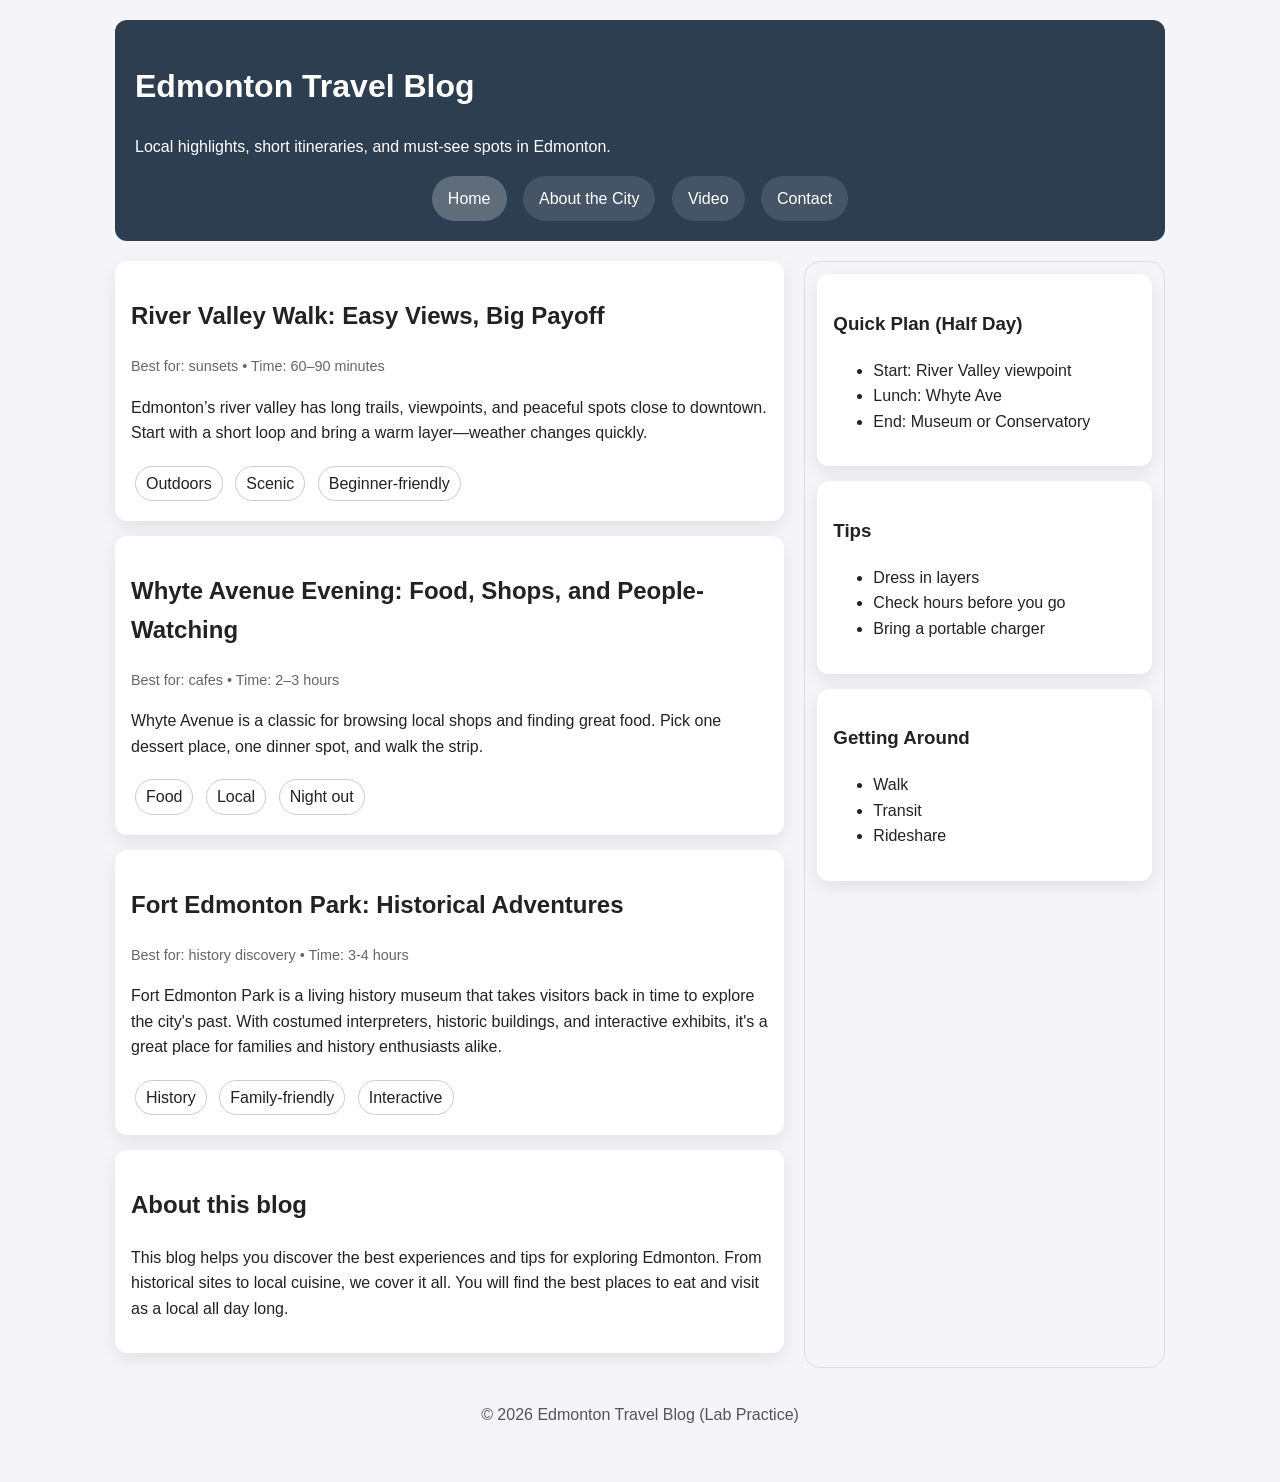
<file: index.html>
<!DOCTYPE html>
<html lang="en">

<head>
    <!-- Character encoding -->
    <meta charset="UTF-8" />
    <!-- Responsive scaling for mobile -->
    <meta name="viewport" content="width=device-width, initial-scale=1" />
    <title>Edmonton Travel Blog | Home</title>
    <!-- All pages share ONE stylesheet -->
    <link rel="stylesheet" href="style.css" />
</head>

<body>
    <!-- Container centers the site and controls max-width -->
    <div class="container">
        <header class="site-header">
            <h1>Edmonton Travel Blog</h1>
            <p>Local highlights, short itineraries, and must-see spots in Edmonton.</p>
            <!-- Navigation is a list; CSS will turn it into a nav bar -->
            <nav class="site-nav">
                <ul>
                    <li><a class="active" href="index.html">Home</a></li>
                    <li><a href="city.html">About the City</a></li>
                    <li><a href="video.html">Video</a></li>
                    <li><a href="contact.html">Contact</a></li>
                </ul>
            </nav>
        </header>
        <!-- Two-column layout: main content + sidebar -->
        <main class="layout">
            <section class="main">
                <article class="card">
                    <h2>River Valley Walk: Easy Views, Big Payoff</h2>
                    <div class="meta">Best for: sunsets • Time: 60–90 minutes</div>
                    <p>
                        Edmonton’s river valley has long trails, viewpoints, and peaceful spots
                        close to downtown. Start with a short loop and bring a warm layer—weather
                        changes quickly.
                    </p>
                    <div class="tags">
                        
                        <span class="tag">Outdoors</span>
                        <span class="tag">Scenic</span>
                        <span class="tag">Beginner-friendly</span>
                    </div>
                </article>
                <article class="card">
                    <h2>Whyte Avenue Evening: Food, Shops, and People-Watching</h2>
                    <div class="meta">Best for: cafes • Time: 2–3 hours</div>
                    <p>
                        Whyte Avenue is a classic for browsing local shops and finding great food.
                        Pick one dessert place, one dinner spot, and walk the strip.
                    </p>
                    <div class="tags">
                        <span class="tag">Food</span>
                        <span class="tag">Local</span>
                        <span class="tag">Night out</span>
                    </div>
                </article>

                <!-- TODO (HTML #1):
 Add ONE more blog post as <article class="card"> with:
 - a place in Edmonton (example: Muttart Conservatory, Fort Edmonton Park,
 Royal Alberta Museum)
 - a <div class="meta"> line
 - at least TWO <span class="tag"> tags
 -->
                <article class="card">
                    <h2> Fort Edmonton Park: Historical Adventures</h2>
                    <div class="meta"> Best for: history discovery • Time: 3-4 hours</div>
                    <p>
                        Fort Edmonton Park is a living history museum that takes visitors back in time to explore the city's past. With costumed interpreters, historic buildings, and interactive exhibits, it's a great place for families and history enthusiasts alike.
                    </p>
                    <div class="tags">
                        <span class="tag">History</span>
                        <span class="tag">Family-friendly</span>
                        <span class="tag">Interactive</span>
                    </div>

                </article>

                <!-- TODO (HTML #2):
 Add another card at the bottom:
 - heading and 2–3 sentences describing what the blog is about
 -->
                <article class ="card">
                    <h2> About this blog</h2>
                    <p>
                        This blog helps you discover the best experiences and tips for exploring Edmonton. From historical sites to local cuisine, we cover it all. You will find the best places to eat and visit as a local all day long.
                    </p>
                </article>


            </section>
            <aside class="sidebar">
                <div class="card">
                    <h3>Quick Plan (Half Day)</h3>
                    <ul>
                        <li>Start: River Valley viewpoint</li>
                        <li>Lunch: Whyte Ave</li>
                        <li>End: Museum or Conservatory</li>
                    </ul>
                </div>
                <div class="card">
                    <h3>Tips</h3>
                    <ul>
                        <li>Dress in layers</li>
                        <li>Check hours before you go</li>
                        <li>Bring a portable charger</li>
                    </ul>
                </div>
                
                <!-- TODO (HTML #3):
 Add one more sidebar card:
 - Title: Getting Around
 - List with 2/3 items (walk, transit, rideshare, etc.)
 -->
                <div class="card">  
                    <h3>Getting Around</h3>
                    <ul>
                        <li>Walk</li>
                        <li>Transit</li>
                        <li>Rideshare</li>
                    </ul>
                </div>
            </aside>
        </main>
        <footer class="site-footer">
            <p>&copy; 2026 Edmonton Travel Blog (Lab Practice)</p>
        </footer>
    </div>
</body>

</html>
</file>
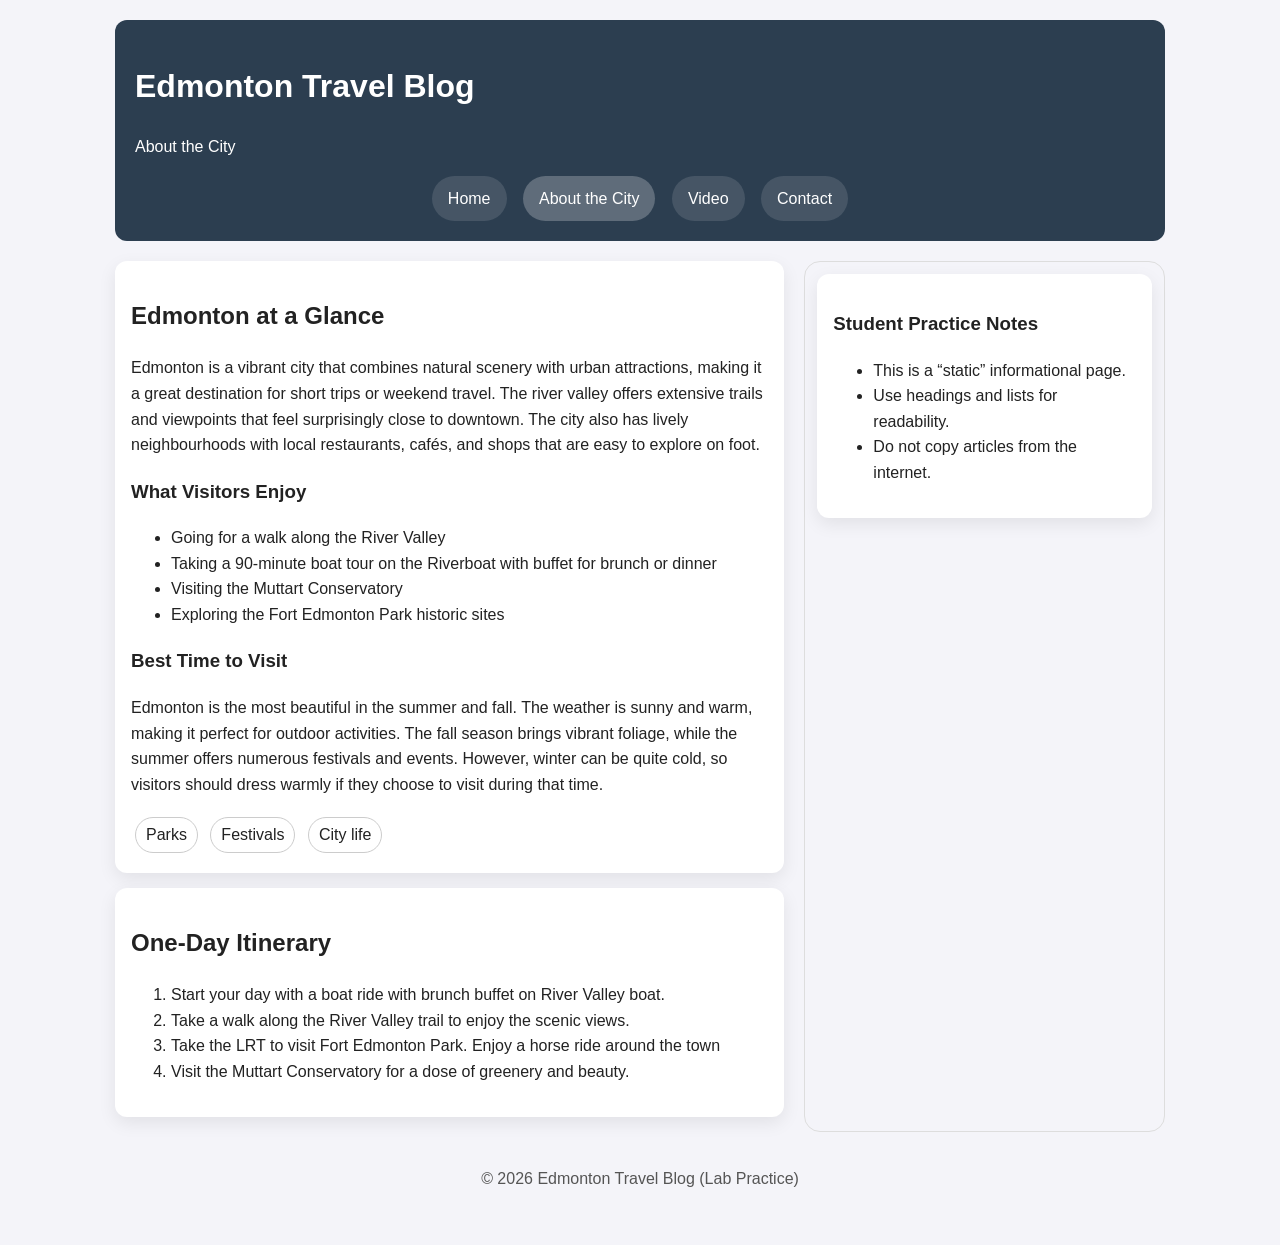
<file: city.html>
<!DOCTYPE html>
<html lang="en">

<head>
    <meta charset="UTF-8" />
    <meta name="viewport" content="width=device-width, initial-scale=1" />
    <title>Edmonton Travel Blog | About the City</title>
    <link rel="stylesheet" href="style.css" />
</head>

<body>
    <div class="container">
        <!-- TODO (HTML #4):
 HEADER SECTION (copy the same structure from index.html)
 1) Create a <header> with class="site-header"
 2) Add an <h1> for the site title: Edmonton Travel Blog
 3) Add a <p> that describes the current page (example: About the City)
 4) Add the navigation menu using <nav class="site-nav"> with a <ul> list
 - Each menu item is a <li> containing an <a> link
 - Use the SAME menu on every page for consistency
 - Only change which link has class="active" (the current page)
 -->
        <header class="site-header">
            <h1>Edmonton Travel Blog</h1>
            <p>About the City</p>
            <!-- Navigation is a list; CSS will turn it into a nav bar -->
            <nav class="site-nav">
                <ul>
                    <li><a href="index.html">Home</a></li>
                    <li><a class="active" href="city.html">About the City</a></li>
                    <li><a href="video.html">Video</a></li>
                    <li><a href="contact.html">Contact</a></li>
                </ul>
            </nav>
        </header>

        <main class="layout">
            <section class="main">
                <div class="card">
                    <h2>Edmonton at a Glance</h2>
                    <p>
                        Edmonton is a vibrant city that combines natural scenery with urban
                        attractions, making it a great destination for short trips or weekend
                        travel. The river valley offers extensive trails and viewpoints that
                        feel surprisingly close to downtown. The city also has lively
                        neighbourhoods with local restaurants, cafés, and shops that are easy
                        to explore on foot.
                    </p>
                    <h3>What Visitors Enjoy</h3>
                    <!-- TODO (HTML #5):
 Add a <ul> list with 4 items.
 -->
                    <ul>
                        <li>Going for a walk along the River Valley </li>
                        <li>Taking a 90-minute boat tour on the Riverboat with buffet for brunch or dinner </li>
                        <li>Visiting the Muttart Conservatory </li>
                        <li>Exploring the Fort Edmonton Park historic sites </li>
                    </ul>

                    <!-- TODO (HTML #6):
 Create a header stating “Best Time to Visit” and Write 2–4 sentences.-->

                    <h3>Best Time to Visit</h3>
                    <p> 
                        Edmonton is the most beautiful in the summer and fall. The weather is sunny and warm, making it perfect for outdoor activities. The fall season brings vibrant foliage, while the summer offers numerous festivals and events. However, winter can be quite cold, so visitors should dress warmly if they choose to visit during that time. 
                    </p>
                    <div class="tags">
                        <span class="tag">Parks</span>
                        <span class="tag">Festivals</span>
                        <span class="tag">City life</span>
                    </div>
                </div>
                <!-- TODO (HTML #7):
 Add a second card titled “One-Day Itinerary” containing an <ol> list with
 4 steps.
 -->
                <div class="card">
                    <h2>One-Day Itinerary</h2>
                    <ol>
                        <li>Start your day with a boat ride with brunch buffet on River Valley boat.</li>
                        <li>Take a walk along the River Valley trail to enjoy the scenic views.</li>
                        <li>Take the LRT to visit Fort Edmonton Park. Enjoy a horse ride around the town</li>
                        <li>Visit the Muttart Conservatory for a dose of greenery and beauty.</li>
                    </ol>
                </div>
                
            </section>
            <aside class="sidebar">
                <div class="card">
                    <h3>Student Practice Notes</h3>
                    <ul>
                        <li>This is a “static” informational page.</li>
                        <li>Use headings and lists for readability.</li>
                        <li>Do not copy articles from the internet.</li>
                    </ul>
                </div>
            </aside>
        </main>
        <footer class="site-footer">
            <p>&copy; 2026 Edmonton Travel Blog (Lab Practice)</p>
        </footer>
    </div>
</body>

</html>
</file>
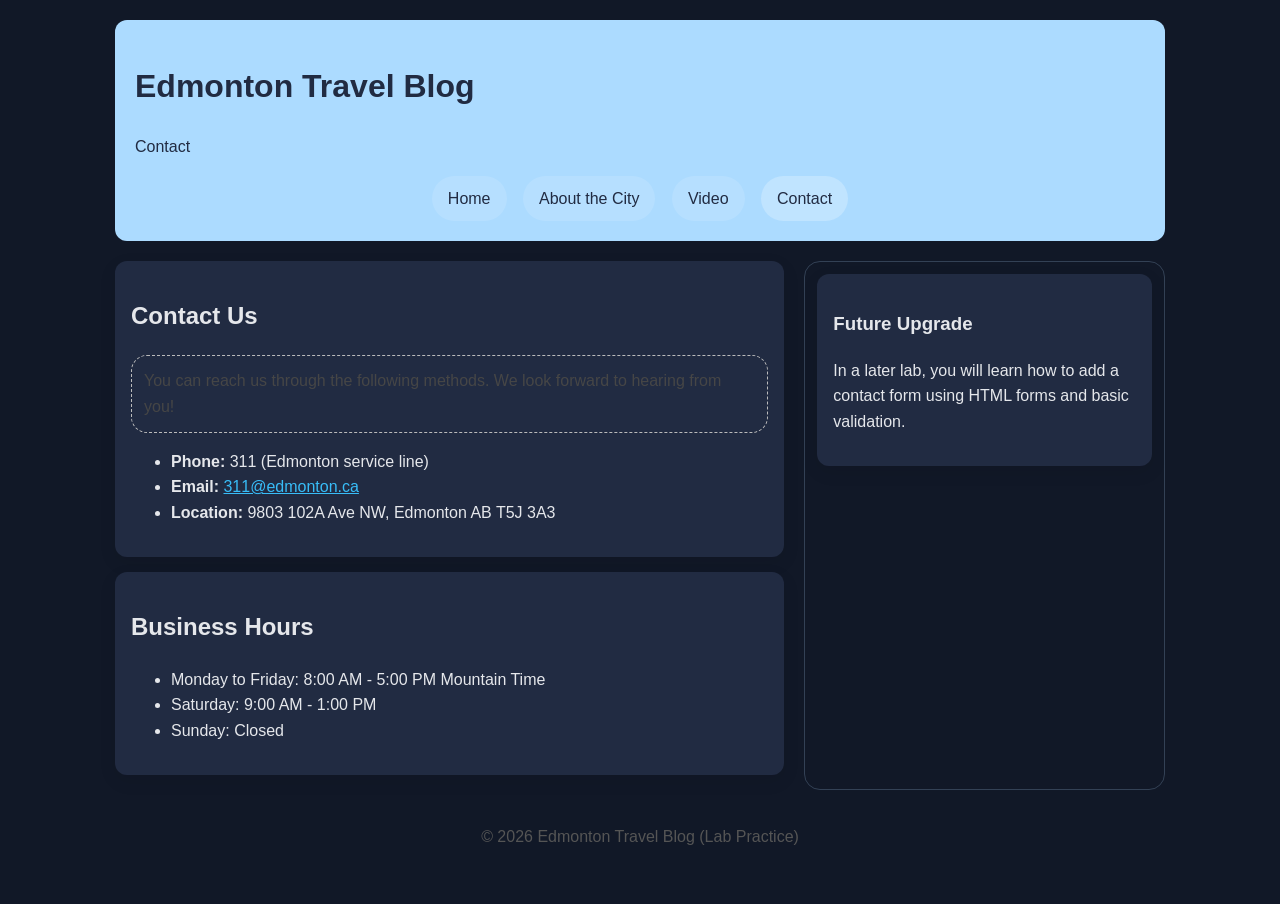
<file: contact.html>
<!DOCTYPE html>
<html lang="en">

<head>
    <meta charset="UTF-8" />
    <meta name="viewport" content="width=device-width, initial-scale=1" />
    <title>Edmonton Travel Blog | Contact</title>
    <link rel="stylesheet" href="style.css" />
</head>

<body class="theme-dark">
    <div class="container">
        <header class="site-header">
            <h1>Edmonton Travel Blog</h1>
            <p>Contact</p>
            <nav class="site-nav">
                <ul>
                    <li><a href="index.html">Home</a></li>
                    <li><a href="city.html">About the City</a></li>
                    <li><a href="video.html">Video</a></li>
                    <li><a class="active" href="contact.html">Contact</a></li>
                </ul>
            </nav>
        </header>
        <main class="layout">
            <section class="main">
                <div class="card">
                    <h2>Contact Us</h2>
                    <p class="notice">
                        You can reach us through the following methods. We look forward to hearing from you!
                    </p>
                    <ul>
                        <li><strong>Phone:</strong> 311 (Edmonton service line)</li>
                        <li>
                            <strong>Email:</strong>
                            <a href="mailto:311@edmonton.ca">311@edmonton.ca</a>
                        </li>
                        <li><strong>Location:</strong> 9803 102A Ave NW, Edmonton AB T5J 3A3</li>
                    </ul>
                </div>
                <!-- TODO (HTML #10):
 Add a second card titled “Business Hours” with a list of days/times.
 -->            <div class="card">
                    <h2>Business Hours</h2>
                    <ul>
                        <li>Monday to Friday: 8:00 AM - 5:00 PM Mountain Time</li>
                        <li>Saturday: 9:00 AM - 1:00 PM</li>
                        <li>Sunday: Closed</li>
                    </ul>
                </div>
            </section>
            <aside class="sidebar">
                <div class="card">
                    <h3>Future Upgrade</h3>
                    <p>
                        In a later lab, you will learn how to add a contact form using HTML
                        forms and basic validation.
                    </p>
                </div>
            </aside>
        </main>
        <footer class="site-footer">
            <p>&copy; 2026 Edmonton Travel Blog (Lab Practice)</p>
        </footer>
    </div>
</body>

</html>
</file>
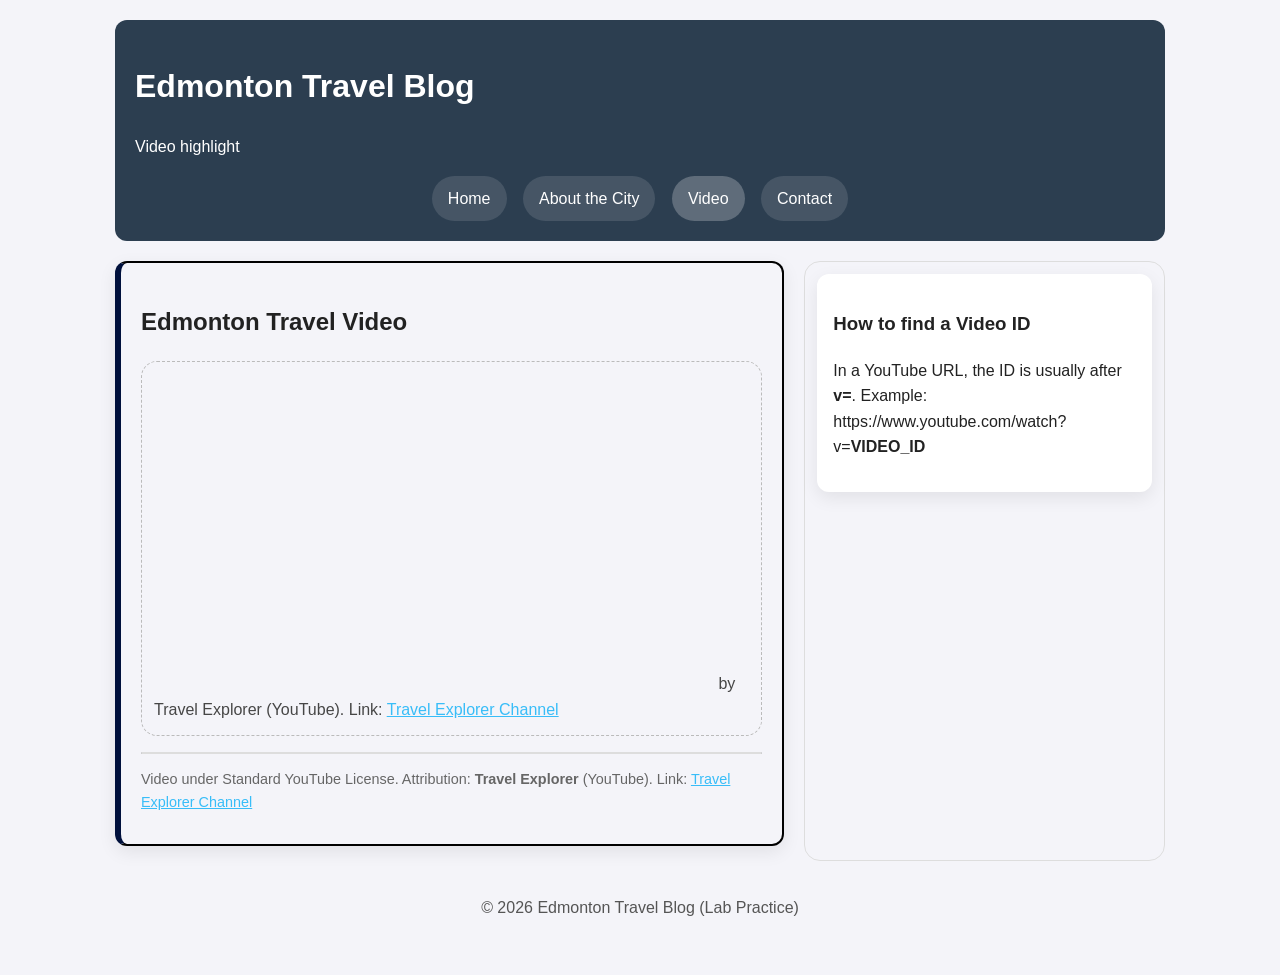
<file: video.html>
<!DOCTYPE html>
<html lang="en">

<head>
    <meta charset="UTF-8" />
    <meta name="viewport" content="width=device-width, initial-scale=1" />
    <title>Edmonton Travel Blog | Video</title>
    <link rel="stylesheet" href="style.css" />
</head>

<body>
    <div class="container">
        <header class="site-header">
            <h1>Edmonton Travel Blog</h1>
            <p>Video highlight</p>
            <nav class="site-nav">
                <ul>
                    <li><a href="index.html">Home</a></li>
                    <li><a href="city.html">About the City</a></li>
                    <li><a class="active" href="video.html">Video</a></li>
                    <li><a href="contact.html">Contact</a></li>
                </ul>
            </nav>
        </header>
        <main class="layout">
            <section class="main">
                <div class="card" id="featured-video">
                    <h2>Edmonton Travel Video</h2>
                    <p class="notice">
                        <iframe width="560" height="315" src="https://www.youtube.com/embed/BL6K_bpCTpU?si=a_0IzdfmHFTcGT8Y" title="YouTube video player" frameborder="0" allow="accelerometer; autoplay; clipboard-write; encrypted-media; gyroscope; picture-in-picture; web-share" referrerpolicy="strict-origin-when-cross-origin" allowfullscreen></iframe>
                        by Travel Explorer (YouTube). Link: <a href="https://www.youtube.com/@TravelExplorer_YT" target="_blank" rel="noopener">Travel Explorer Channel</a>
                    </p>
                    <div class="video-wrap">
                        <!-- TODO (HTML #8):
Add a YouTube video using an <iframe> embed. Take the video ID from a
normal YouTube link then place it into the embed format. For example,
if the link is https://www.youtube.com/watch?v=EfJo3MHFkFI, the video
ID is EfJo3MHFkFI, so your iframe src becomes
https://www.youtube.com/embed/EfJo3MHFkFI. Keep the iframe attributes
(title, allow, allowfullscreen) so the player works correctly. After
the iframe, include attribution by writing the creator’s name and
adding a working link to the video or creator’s channel; if the video
cannot be embedded (it may say playback is disabled on other websites),
choose a different YouTube video that allows embedding.
 -->
                            
                    </div>
                    <p class="meta">
                        Video under Standard YouTube License.
                        Attribution: <strong>Travel Explorer</strong> (YouTube).
                        Link: <a href="https://www.youtube.com/@TravelExplorer_YT" target="_blank" rel="noopener">Travel Explorer Channel
                            </a>
                    </p>
                    <!-- TODO (HTML #9):
 1)Replace Creator Name Here with the creator’s name.
 2)Replace # with the real URL (creator channel OR the video page).
 -->
                </div>
            </section>
            <aside class="sidebar">
                <div class="card">
                    <h3>How to find a Video ID</h3>
                    <p>
                        In a YouTube URL, the ID is usually after <strong>v=</strong>.
                        Example: https://www.youtube.com/watch?v=<strong>VIDEO_ID</strong>
                    </p>
                </div>
            </aside>
        </main>
        <footer class="site-footer">
            <p>&copy; 2026 Edmonton Travel Blog (Lab Practice)</p>
        </footer>
    </div>
</body>

</html>
</file>
<file: style.css>
a{ color: red; }

/* ---------------------------
 style.css (Student Tasks Version)
 Selectors + Box Model + Variables
 ---------------------------
 HOW TO USE THIS FILE:
 - Keep the selectors as they are (e.g., .site-nav a).
 Only add properties inside { }.
 - Use CSS variables with var(--name) whenever possible.
 - Use the Box Model (padding, margin, border, border-radius) to
 create spacing and “button/card” looks.
 - After each edit: Save → Refresh the browser.
 DEBUG TIP (CSS Cascade):
 If a style does not apply, check:
 1) selector matches the HTML element
 2) you saved the file
 3) no typos (property names, missing semicolons)
 4) whether another rule overrides it (order/specificity)
*/
/* ---------------------------
 CSS Variables:
 You may keep these values or adjust them to create a different theme.
 Typical values:
 - colors in hex (#RRGGBB)
 - common neutrals: light background, dark text
 - one accent color used for highlights/hover
 --------------------------- */
:root {
    --bg: #f4f4f9;
    /* background color (light) */
    --text: #222;
    /* main text color (dark) */
    --primary: #2c3e50;
    /* header/nav background color */
    --accent: #0A6C74;
    /* highlight/hover color */
    --white: #ffffff;
    /* white */
    --border: #ddd;
    /* light border color */
}

/* Base styles (inheritance applies to many text properties)
 You can adjust:
 - font-family (Arial, Helvetica, sans-serif)
 - line-height (e.g., 1.4 to 1.8)
 - background and color using variables */
body {
    margin: 0;
    font-family: Arial, sans-serif;
    background: var(--bg);
    color: var(--text);
    line-height: 1.6;
}

/* Centers page content and prevents text from stretching too wide
 You can adjust:
 - max-width (e.g., 900px to 1200px)
 - padding (e.g., 16px to 32px) */
.container {
    max-width: 1050px;
    margin: 0 auto;
    padding: 20px;
}

/* Header “banner”
 You can adjust:
 - padding (e.g., 16px–28px)
 - border-radius (e.g., 8px–16px)
 - background using var(--primary) */
.site-header {
    background: var(--primary);
    color: var(--white);
    padding: 20px;
    border-radius: 12px;
}

/* ---------------------------
 Descendant selectors:
 The UL is styled only inside .site-nav so other lists are unaffected.
 Typical values:
 - list-style: none; removes bullets
 - text-align: center; centers the menu
 --------------------------- */
.site-nav ul {
    list-style: none;
    margin: 0;
    padding: 0;
    text-align: center;
}

/* Each LI controls positioning of each menu item.
 Typical values:
 - display: inline-block; puts items side-by-side
 - margin: small horizontal spacing like 4px–12px */
.site-nav li {
    display: inline-block;
    margin: 0 6px;
}



/* TODO (CSS #1): Nav links as buttons
 Target: .site-nav a (the clickable element)
 Typical values:
 - display: inline-block so padding/background behave like a “button”.
 You should define more properties to make links look like buttons:
 - text color: usually var(--white)
 - remove underline: text-decoration (often 'none')
 - padding: increases clickable area (common: vertical 8–12px, horizontal 12–22px)
 - border-radius: rounding (common: 4px–12px; or 999px for pill style)

 Optional additions:
 - background for non-hover state (transparent or subtle)
 - font-weight (normal/bold)
 - transition: smooth hover effect (often background-color 0.2s–0.3s)
*/

/*
.site-nav a {
    display: inline-block;
    
    color: var(--white);
    text-decoration: none;
    padding: 8px 12px;
    border-radius: 999px;
    background-color: rgba(0, 6, 55, 0.333);
    font-weight: bold;
    transition: background-color 0.3s ease;
} */

/* TODO (CSS #2): Hover effect
 Target: .site-nav a:hover
 You should define what changes when the mouse hovers:
 - background color: commonly var(--accent)
 - optionally adjust text color (if contrast becomes poor)
 - optionally change underline/border effect instead of background (design choice)
*/

/*
.site-nav a:hover {
   
    background-color: rgba(48, 72, 253, 0.533);
} 
*/

/* TODO (CSS #3): Active link highlight
 Target: .site-nav a.active
 This should make the current page link look “selected.”
 Common approaches (choose one):
 - subtle background (semi-transparent white)
 - underline or border-bottom
 - slightly different text color
 - stronger font-weight
 Keep it visually consistent with your hover style.
*/

/*
.site-nav a.active {
    border-bottom: 2px solid #d9def6;
}*/

.site-nav a {
    color: var(--white);
    text-decoration: none;
    padding: 10px 16px;
    display: inline-block;
    border-radius: 999px;
    background: rgba(255, 255, 255, 0.12);
}

.site-nav a:hover {
    background: var(--accent);
}

.site-nav a.active {
    background: rgba(255, 255, 255, 0.24);
}


/* Two-column layout (Flexbox)
 You may keep this as-is. CSS Layouts will be taught be in a future lecture
 Typical values:
 - gap: 12px–28px */
.layout {
    margin-top: 20px;
    display: flex;
    gap: 20px;
}

.main {
    flex: 2;
}

.sidebar {
    flex: 1;
}

/* TODO (CSS #4): Sidebar card look
 Target: .sidebar
 Goal: Make the sidebar area look like a clean panel.
 Typical properties:
 - background: var(--white)
 - padding: 12px–20px
 - border: 1px solid var(--border)
 - border-radius: 8px–16px
 Optional:
 - slightly different background (very light tint)
*/
.sidebar {
    /* add properties here */
    background: var(--white);
    padding: 12px;
    border: 1px solid var(--border);
    border-radius: 16px;
    background-color: var(--white-tint);

}

/* TODO (CSS #5): Card styling (Box Model)
 Target: .card
 Goal: Make every card look like a readable block.
 Typical properties:
 - background: var(--white)
 - padding: 14px–20px
 - margin-bottom: 12px–18px
 - border: 1px solid var(--border)
 - border-radius: 8px–16px
 Optional:
 - box-shadow for depth (subtle; do not overdo)
*/

/*
.card {
    background: var(--white);
    padding: 18px;
    margin-bottom: 16px;
    border: 1px solid var(--border);
    border-radius: 8px;

}*/

.card {
    background: var(--white);
    padding: 16px;
    margin-bottom: 15px;
    border-radius: 12px;
    box-shadow: 0 6px 18px rgba(0, 0, 0, 0.08);
}

/* TODO (CSS #6): Meta line
 Target: .meta
 Goal: Smaller, less prominent text than body content.
 Typical properties:
 - font-size: around 0.85rem–0.95rem
 - color: a muted grey (e.g., #666 or #777)
 - margin-bottom: 6px–12px
*/
.meta {
    /* add properties here */
    font-size: 0.9rem;
    color: #666;
    margin-bottom: 10px;
}

/* TODO (CSS #7): Tag “pill” styling
 Target: .tag

 Typical values:
 - display: inline-block so padding/background behave properly.

 Goal: Define more properties to make tags look like pill labels
 - padding: small (vertical 4–7px, horizontal 10–16px)
 - margin: small spacing between tags
 - border: 1px solid (often #ccc or var(--border))
 - border-radius: very large (e.g., 999px) for pill shape
 Optional:
 - background: white or very light tint
 - text color: var(--primary) or var(--text)
*/
.tag {
    display: inline-block;
    /* add more properties here */
    padding: 4px 10px;
    margin: 4px;
    border: 1px solid #ccc;
    border-radius: 999px;
    background-color: var(--white);
    color: var(--text);
}

/* TODO (CSS #8): Video container
 Target: .video-wrap
 Goal: The iframe should appear inside a neat frame with rounded corners.
 Typical properties:
 - border: 1px solid var(--border)
 - border-radius: 8px–16px
 - overflow: hidden (important for rounded corners)
 - background: #000 (prevents white gaps around the video)
*/
.video-wrap {
    /* add properties here */
    border: 1px solid var(--border);
    border-radius: 16px;
    overflow: hidden;
    background: #000;
}

.video-wrap iframe {
    width: 100%;
    height: 420px;
    border: 0;
    display: block;
}

/* TODO (CSS #9): ID selector example
 Target: #featured-video
 - styles ONLY the element with id="featured-video"

 Goal: Use this to emphasize the featured section
 - this is more specific than .card
*/
#featured-video {
    /* Examples of what you CAN define here:
 - a different border style (solid/dashed)
 - a thicker border width
 - extra padding or margin
 - a subtle background tint
 - a stronger border-left accent
 */
    border: #000 solid 2px;
    border-width: 2px;
    padding: 20px;
    background-color: var(--white-tint);
    border-left: 6px solid #00103c;
}

/* TODO (CSS #10): Notice styling
 Target: .notice
 Goal: Make instruction boxes stand out.
 Typical properties:
 - border: dashed (e.g., 1px dashed #bbb)
 - padding: 10px–14px
 - border-radius: 8px–16px
 Optional:
 - background: white or a very light tint
 - slightly muted text color
*/
.notice {
    /* add properties here */
    border: 1px dashed #bbb;
    padding: 12px;
    border-radius: 16px;
    background-color: var(--white-tint);
    color: #464646;
}

/* Footer
 You can adjust padding and color but keep it readable. */
.site-footer {
    text-align: center;
    padding: 18px 10px;
    color: #555;
}

.theme-dark {
    --bg:#111827;
    --text:#e5e7eb;
    --primary:#acdbff;
    --accent:#83b9d0;
    --white:#212b42;
    --border:#334155;
}

.card a{
    color: #38bdf8;
}
</file>
